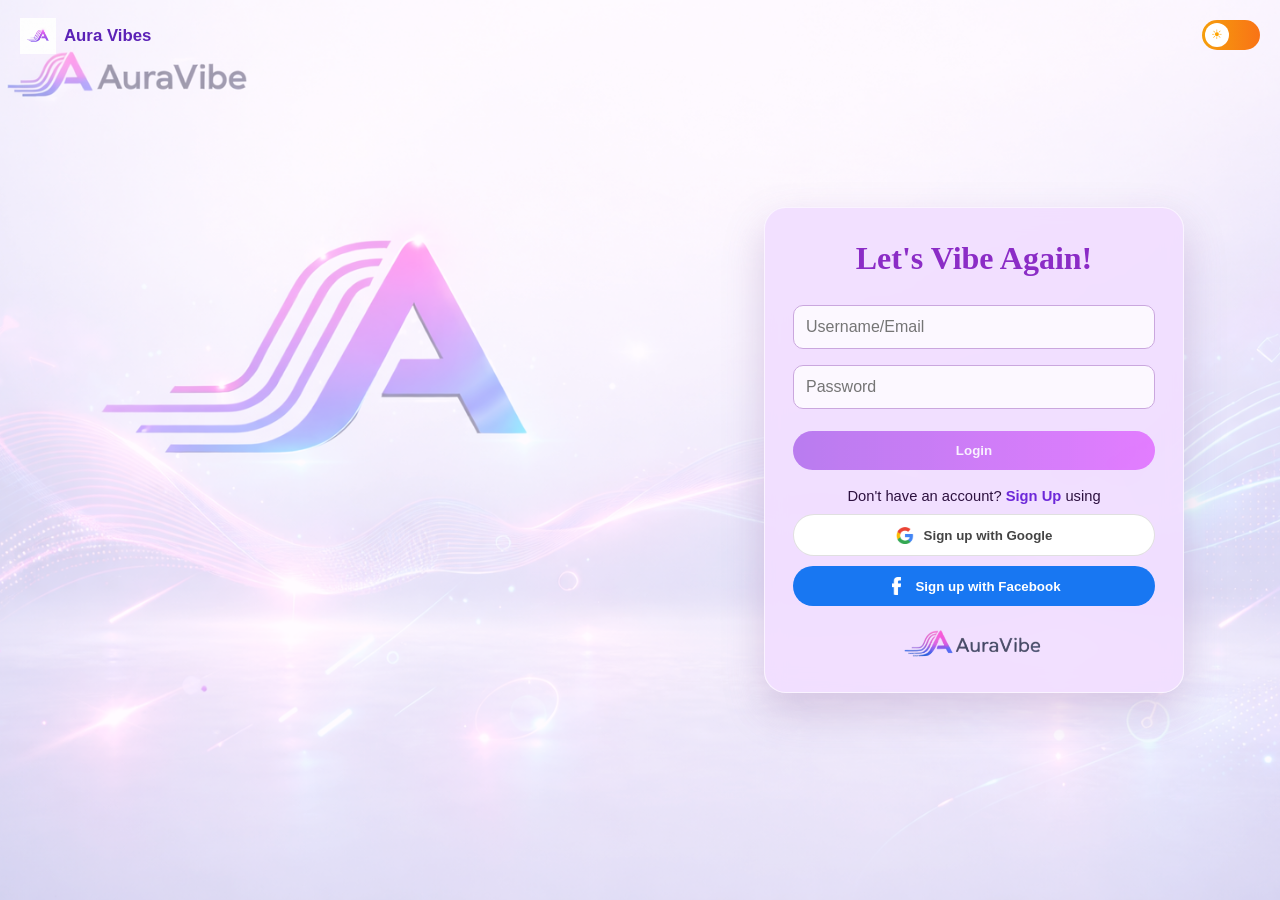
<file: index.html>
<!DOCTYPE html>
<html lang="en">
<head>
    <meta charset="UTF-8">
    <meta name="viewport" content="width=device-width, initial-scale=1.0">
    <title>AuraVibe | Login</title>
    <link rel="stylesheet" href="login.css">
    <link rel="icon" href="Images/Logo.png">
</head>

<body>
    <div class="background" aria-hidden="true"></div>

    <a class="brand-mark" href="index.html" aria-label="Aura Vibes home">
        <img src="Images/Logo.png" alt="">
        <span>Aura Vibes</span>
    </a>

    <button class="toggle" id="themeToggle" type="button" aria-label="Toggle theme">
        <span class="circle">
            <span id="toggleIcon" class="sun">☀</span>
        </span>
    </button>

    <main class="login-card">
        <h1 class="gradient-text">Let&apos;s Vibe Again!</h1>
        <form id="loginForm" action="home.html" method="get">
            <label class="sr-only" for="username">Username or Email</label>
            <input id="username" type="text" placeholder="Username/Email" autocomplete="username" required>

            <label class="sr-only" for="password">Password</label>
            <input id="password" type="password" placeholder="Password" autocomplete="current-password" required>

            <button id="loginButton" class="login" type="submit" disabled>Login</button>
        </form>

        <p class="signup">Don&apos;t have an account? <a href="#">Sign Up</a> using</p>

        <div class="social-login">
            <button class="google-btn" type="button">
                <img src="Images/Google Icon.png" class="icon1" alt="">
                Sign up with Google
            </button>
            <button class="facebook-btn" type="button">
                <img src="Images/Facebook Logo.png" class="icon2" alt="">
                Sign up with Facebook
            </button>
        </div>

        <img src="Images/AV-removebg-preview.png" class="bottom-logo" alt="AuraVibe logo">
    </main>

    <script src="login.js"></script>
</body>
</html>
</file>
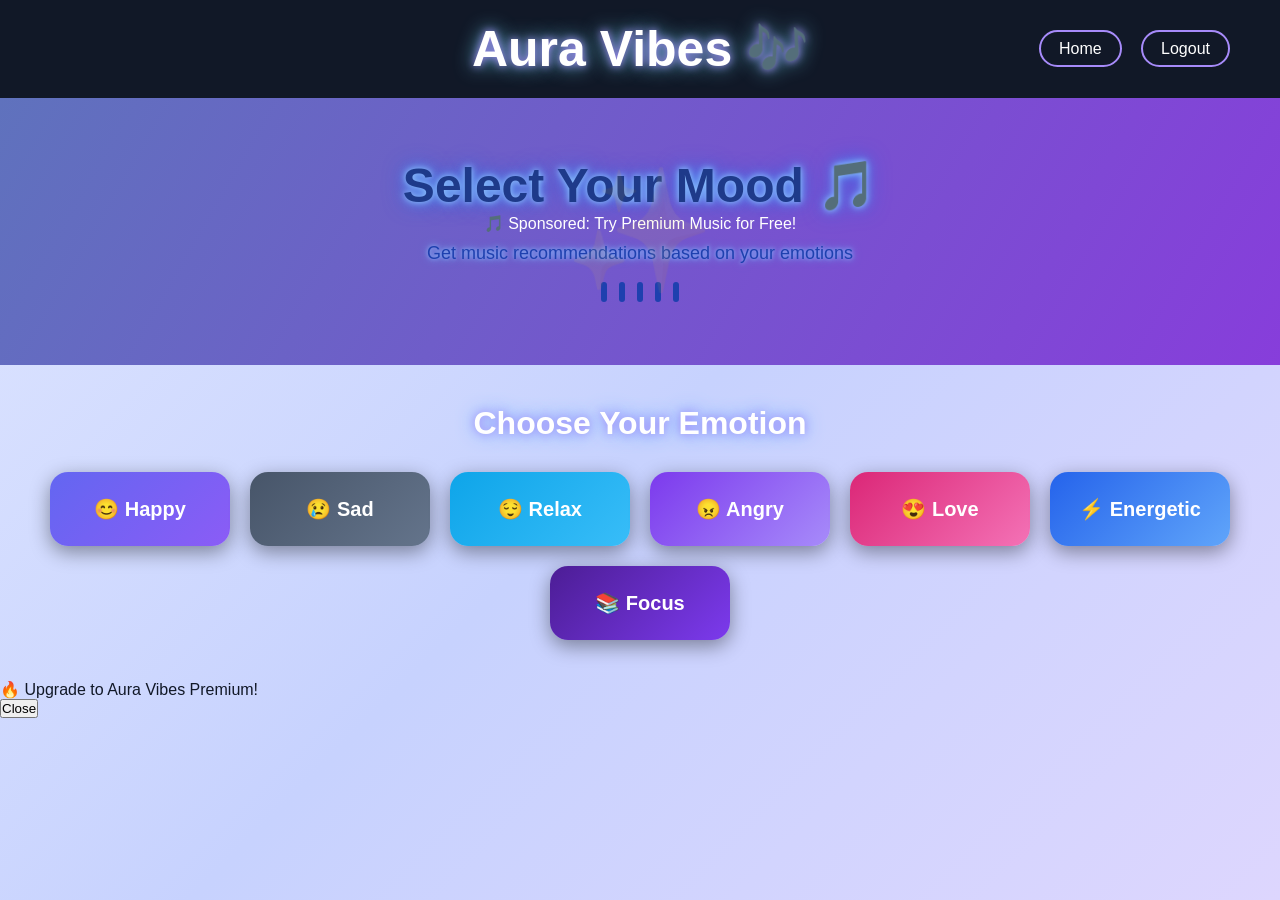
<file: home.html>
<!DOCTYPE html>
<html lang="en">
<head>
<meta charset="UTF-8">
<meta name="viewport" content="width=device-width, initial-scale=1.0">
<title>Aura Vibes</title>

<link rel="stylesheet" href="style.css">

</head>

<body>


<!-- NAVBAR -->

<div class="navbar">

<div class="nav-left"></div>

<h2 class="logo">Aura Vibes 🎶</h2>

<div class="nav-right">
<a href="home.html">Home</a>
<a href="index.html">Logout</a>
</div>

</div>
  
  



<!-- HERO SECTION -->

<div class="hero-layout">





<!-- CENTER CONTENT -->

<div class="hero-center">

<h1>Select Your Mood 🎵</h1>
  <div class="ad-banner">
    <p>🎵 Sponsored: Try Premium Music for Free!</p>
</div>

<p class="subtitle">
Get music recommendations based on your emotions
</p>


<div class="equalizer">
<span></span>
<span></span>
<span></span>
<span></span>
<span></span>
</div>

</div>





</div>




<!-- EMOTION SECTION -->

<div class="container">

<h2>Choose Your Emotion</h2>
 

<div class="cards">
<div class="card happy" onclick="openPlayer('happy')">😊 Happy</div>

<div class="card sad" onclick="openPlayer('sad')">😢 Sad</div>

<div class="card relax" onclick="openPlayer('relax')">😌 Relax</div>

<div class="card angry" onclick="openPlayer('angry')">😠 Angry</div>

<div class="card love" onclick="openPlayer('love')">😍 Love</div>

<div class="card energetic" onclick="openPlayer('energetic')">⚡ Energetic</div>

<div class="card focus" onclick="openPlayer('focus')">📚 Focus</div>
</div>

</div>
<div id="musicModal" class="music-modal">

<div class="modal-box">

<span class="close-btn" onclick="closePlayer()">✖</span>

<h3>Select Platform</h3>

<button onclick="playSpotify()">Spotify 🎧</button>
<button onclick="playYouTube()">YouTube ▶️</button>

<div id="playerFrame"></div>

</div>

</div>
  <div id="popupAd" class="popup">
    <p>🔥 Upgrade to Aura Vibes Premium!</p>
    <button onclick="closeAd()">Close</button>
</div>


<script src="script.js"></script>

</body>
</html>
</file>
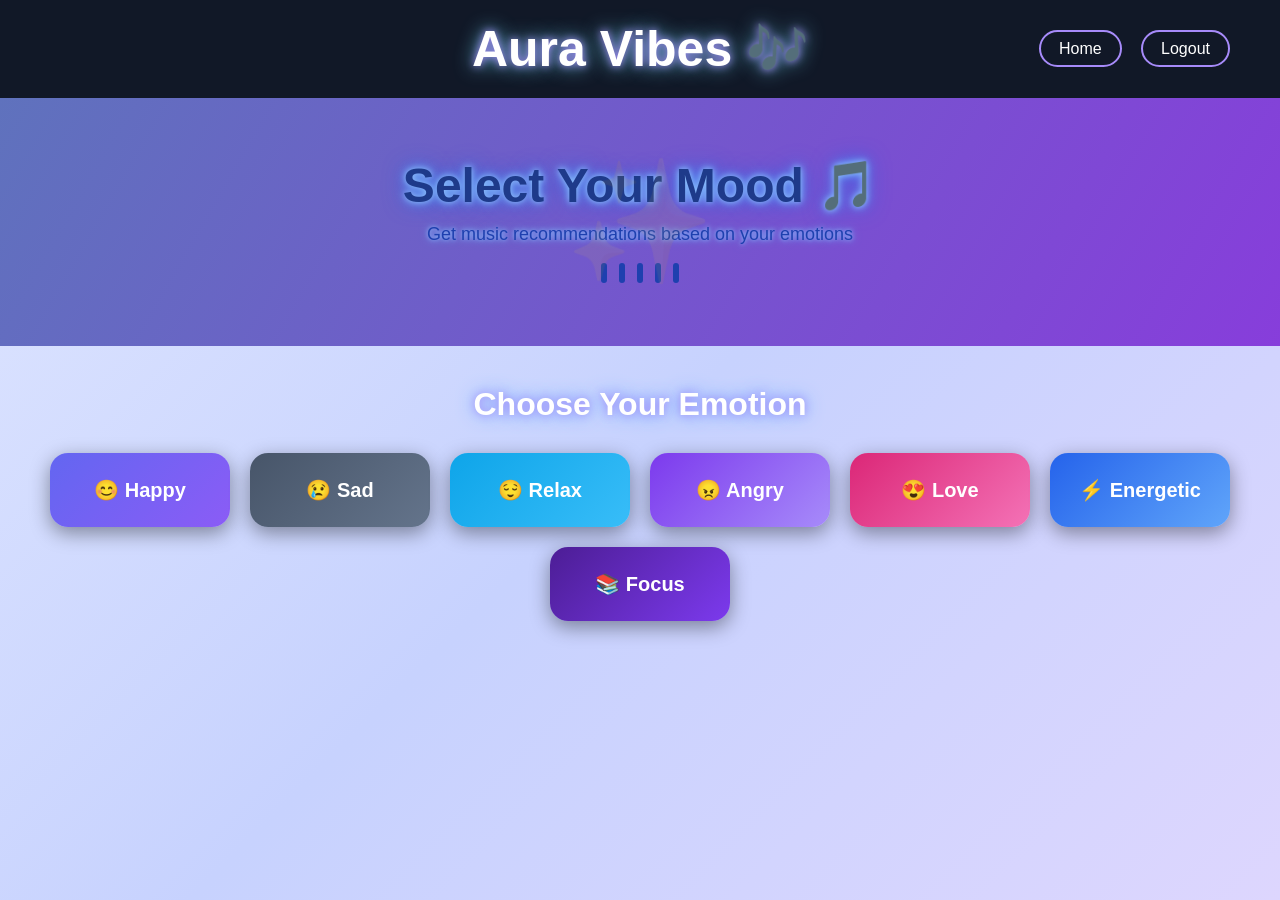
<file: index-home.html>
<!DOCTYPE html>
<html lang="en">
<head>
<meta charset="UTF-8">
<meta name="viewport" content="width=device-width, initial-scale=1.0">
<title>Aura Vibes</title>

<link rel="stylesheet" href="style.css">

</head>

<body>


<!-- NAVBAR -->

<div class="navbar">

<div class="nav-left"></div>

<h2 class="logo">Aura Vibes 🎶</h2>

<div class="nav-right">
<a href="home.html">Home</a>
<a href="login.html">Logout</a>
</div>

</div>



<!-- HERO SECTION -->

<div class="hero-layout">





<!-- CENTER CONTENT -->

<div class="hero-center">

<h1>Select Your Mood 🎵</h1>

<p class="subtitle">
Get music recommendations based on your emotions
</p>


<div class="equalizer">
<span></span>
<span></span>
<span></span>
<span></span>
<span></span>
</div>

</div>





</div>




<!-- EMOTION SECTION -->

<div class="container">

<h2>Choose Your Emotion</h2>


<div class="cards">
<div class="card happy" onclick="openPlayer('happy')">😊 Happy</div>

<div class="card sad" onclick="openPlayer('sad')">😢 Sad</div>

<div class="card relax" onclick="openPlayer('relax')">😌 Relax</div>

<div class="card angry" onclick="openPlayer('angry')">😠 Angry</div>

<div class="card love" onclick="openPlayer('love')">😍 Love</div>

<div class="card energetic" onclick="openPlayer('energetic')">⚡ Energetic</div>

<div class="card focus" onclick="openPlayer('focus')">📚 Focus</div>
</div>

</div>
<div id="musicModal" class="music-modal">

<div class="modal-box">

<span class="close-btn" onclick="closePlayer()">✖</span>

<h3>Select Platform</h3>

<button onclick="playSpotify()">Spotify 🎧</button>
<button onclick="playYouTube()">YouTube ▶️</button>

<div id="playerFrame"></div>

</div>

</div>


<script src="script.js"></script>

</body>
</html>
</file>
<file: login.css>
* {
  box-sizing: border-box;
  margin: 0;
  padding: 0;
}

body {
  min-height: 100vh;
  font-family: "Segoe UI", Tahoma, Geneva, Verdana, sans-serif;
  display: flex;
  justify-content: flex-end;
  align-items: center;
  padding: 24px clamp(24px, 8vw, 96px);
  color: #2d1140;
  position: relative;
  overflow: hidden;
}

.background {
  position: fixed;
  inset: 0;
  background: radial-gradient(circle at 10% 10%, #f8edff 0%, #ecd5ff 45%, #e4c4ff 100%);
  background-image: url("Images/BG Light.png");
  background-size: cover;
  background-position: center 56%;
  z-index: -2;
}

.background::after {
  content: "";
  position: absolute;
  inset: 0;
  background: rgba(255, 246, 255, 0.45);
}

.toggle {
  position: fixed;
  top: 20px;
  right: 20px;
  width: 58px;
  height: 30px;
  border: none;
  border-radius: 999px;
  background: linear-gradient(90deg, #f59e0b, #f97316);
  cursor: pointer;
  display: flex;
  align-items: center;
  padding: 3px;
  transition: background 0.2s ease;
  z-index: 10;
}

.toggle .circle {
  width: 24px;
  height: 24px;
  border-radius: 50%;
  background: #ffffff;
  display: grid;
  place-items: center;
  transition: transform 0.2s ease;
}

#toggleIcon {
  line-height: 1;
  color: orange;
}

.brand-mark {
  position: fixed;
  top: 18px;
  left: 20px;
  display: inline-flex;
  align-items: center;
  gap: 8px;
  text-decoration: none;
  color: #5b21b6;
  font-weight: 800;
  font-size: 1.05rem;
  z-index: 10;
}

.brand-mark img {
  width: 36px;
  height: 36px;
  object-fit: contain;
}

.login-card {
  width: min(420px, 100%);
  background: rgba(241, 222, 255, 0.93);
  border: 1px solid rgba(255, 255, 255, 0.6);
  backdrop-filter: blur(10px);
  border-radius: 22px;
  box-shadow: 0 18px 40px rgba(125, 81, 153, 0.25);
  padding: 32px 28px;
}

.gradient-text {
  text-align: center;
  font-size: 2rem;
  margin-bottom: 20px;
  color: #8b2cc6;
  font-family: Georgia, "Times New Roman", serif;
}

input {
  width: 100%;
  border: 1px solid #caa7de;
  border-radius: 10px;
  padding: 12px;
  margin: 8px 0;
  font-size: 1rem;
  background: rgba(255, 255, 255, 0.75);
}

input:focus {
  outline: 2px solid #a855f7;
  outline-offset: 1px;
}

#loginForm {
  display: grid;
}

.login {
  width: 100%;
  margin-top: 14px;
  display: inline-block;
  text-align: center;
  padding: 12px 16px;
  border-radius: 999px;
  background: linear-gradient(90deg, #8b2be2, #d62cff);
  color: #ffffff;
  font-weight: 700;
  border: none;
  cursor: pointer;
  transition: transform 0.2s ease, opacity 0.2s ease;
}

.login:disabled {
  opacity: 0.55;
  cursor: not-allowed;
}

.login:not(:disabled):hover {
  transform: translateY(-1px);
}

.signup {
  font-size: 0.92rem;
  text-align: center;
  margin: 18px 0 10px;
}

.signup a {
  color: #6d28d9;
  text-decoration: none;
  font-weight: 700;
}

.social-login {
  display: grid;
  gap: 10px;
}

.google-btn,
.facebook-btn {
  width: 100%;
  padding: 11px 14px;
  border-radius: 999px;
  border: 1px solid rgba(0, 0, 0, 0.12);
  display: flex;
  align-items: center;
  justify-content: center;
  gap: 10px;
  font-weight: 600;
  cursor: pointer;
}

.google-btn {
  background: #ffffff;
  color: #444444;
}

.facebook-btn {
  background: #1877f2;
  border: none;
  color: #ffffff;
}

.icon1,
.icon2 {
  width: 18px;
  height: 18px;
  object-fit: contain;
}

.bottom-logo {
  display: block;
  width: 140px;
  margin: 20px auto 0;
}

.sr-only {
  position: absolute;
  width: 1px;
  height: 1px;
  padding: 0;
  margin: -1px;
  overflow: hidden;
  clip: rect(0, 0, 0, 0);
  white-space: nowrap;
  border: 0;
}

body.dark {
  color: #eef2ff;
}

body.dark .background {
  background-image: url("Images/BG Dark.png");
  background-position: center 56%;
}

body.dark .background::after {
  background: rgba(20, 13, 34, 0.55);
}

body.dark .toggle {
  background: linear-gradient(90deg, #2563eb, #4f46e5);
}

body.dark .toggle .circle {
  transform: translateX(28px);
}

body.dark .login-card {
  background: rgba(45, 33, 66, 0.9);
  border-color: rgba(137, 113, 171, 0.5);
  box-shadow: 0 18px 40px rgba(0, 0, 0, 0.35);
}

body.dark .gradient-text {
  color: #e9d5ff;
}

body.dark input {
  background: rgba(255, 255, 255, 0.1);
  border-color: rgba(255, 255, 255, 0.25);
  color: #ffffff;
}

body.dark .signup a {
  color: #c4b5fd;
}

body.dark .brand-mark {
  color: #ddd6fe;
}

@media (max-width: 480px) {
  body {
    justify-content: center;
    padding: 16px;
  }

  .login-card {
    padding: 24px 18px;
  }

  .gradient-text {
    font-size: 1.7rem;
  }

  .brand-mark span {
    display: none;
  }
}
</file>
<file: style.css>
/* RESET */

*{
margin:0;
padding:0;
box-sizing:border-box;
font-family:Arial, sans-serif;
}

body{
background:linear-gradient(135deg,#e0e7ff,#c7d2fe,#ddd6fe);
color:#111827;
min-height:100vh;
}


/* NAVBAR */

.navbar{
background:#111827;
padding:40px 50px;
display:flex;
align-items:center;
justify-content:space-between;
position:relative;
}

/* CENTER LOGO */

.logo{
position:absolute;
left:50%;
transform:translateX(-50%);
color:white;
font-size:50px;
font-weight:bold;

text-shadow:
0 0 8px #a78bfa,
0 0 20px #6dd5ed;
}



/* NAV BUTTONS (OUTLINE STYLE) */

.navbar a{
color:white;
text-decoration:none;
margin-left:15px;
font-size:16px;
padding:8px 18px;
border:2px solid #a78bfa;
border-radius:25px;
transition:0.3s ease;
}

.navbar a:hover{
background:#a78bfa;
color:white;
box-shadow:0 0 10px #a78bfa, 0 0 25px #a78bfa;
}


/* HERO SECTION (AURA GRADIENT) */
@keyframes auraMove{
0%{background-position:0% 50%;}
50%{background-position:100% 50%;}
100%{background-position:0% 50%;}
}
/* MAIN SECTION */

.container{
padding:40px;
text-align:center;
}


/* EMOTION CARDS GRID */

.cards{
display:flex;
flex-wrap:wrap;
justify-content:center;
gap:20px;
margin-top:30px;
}
.card:hover{
transform:scale(1.12);
background:linear-gradient(135deg,#a5b4fc,#c4b5fd);

box-shadow:
0 8px 25px rgba(99,102,241,0.35);
}


/* CARD STYLE */

.card{
width:180px;
padding:25px;
border-radius:18px;

background:linear-gradient(135deg,#334155,#6366f1);
color:white;

font-size:20px;
font-weight:bold;

cursor:pointer;
transition:0.3s;

box-shadow:0 6px 20px rgba(0,0,0,0.4);
}

.card:hover{
transform:scale(1.12);

background:linear-gradient(135deg,#6366f1,#a78bfa);

box-shadow:
0 0 15px #6366f1,
0 0 35px #a78bfa;
}

/* DIFFERENT COLORS FOR EACH EMOTION */
.happy {background:linear-gradient(135deg,#6366f1,#8b5cf6);}
.sad {background:linear-gradient(135deg,#475569,#64748b);}
.relax {background:linear-gradient(135deg,#0ea5e9,#38bdf8);}
.angry {background:linear-gradient(135deg,#7c3aed,#a78bfa);}
.love {background:linear-gradient(135deg,#db2777,#f472b6);}
.energetic {background:linear-gradient(135deg,#2563eb,#60a5fa);}
.focus {background:linear-gradient(135deg,#4c1d95,#7c3aed);}
.container h2{
font-size:32px;
color:white;

text-shadow:
0 0 8px #a78bfa,
0 0 18px #60a5fa;
}
.container{
background:transparent;
}
.equalizer span{
display:inline-block;
width:6px;
height:20px;
margin:3px;
background:#1e40af;
border-radius:3px;
animation:beat 1s infinite ease-in-out;
}

.equalizer span:nth-child(2){animation-delay:0.2s;}
.equalizer span:nth-child(3){animation-delay:0.4s;}
.equalizer span:nth-child(4){animation-delay:0.6s;}
.equalizer span:nth-child(5){animation-delay:0.8s;}

@keyframes beat{
0%,100%{height:20px;}
50%{height:45px;}
}



/* FLOATING EFFECT */

@keyframes floatPanel{
0%{transform:translateY(0);}
50%{transform:translateY(-8px);}
100%{transform:translateY(0);}
}
.hero-layout{
display:flex;
flex-direction:column;
align-items:center;
justify-content:center;
text-align:center;

padding:60px 20px;
width:100%;
background:linear-gradient(120deg,#5f72bd,#9b23ea,#00c6ff);
background-size:300% 300%;
animation:auraMove 10s ease infinite;
color:white;
position:relative;
overflow:hidden;
}
.hero-center h1{
font-size:48px;
font-weight:bold;
color:#1e3a8a;
text-align:center;
width:100%;

text-shadow:
0 0 6px #93c5fd,
0 0 12px #60a5fa,
0 0 22px #2563eb;

animation:titleGlow 2.5s ease-in-out infinite alternate;
}

@keyframes titleGlow{
from{
text-shadow:
0 0 6px #93c5fd,
0 0 12px #60a5fa;
}
to{
text-shadow:
0 0 12px #2563eb,
0 0 24px #1d4ed8;
}
}
.subtitle{
margin-top:10px;
font-size:18px;
color:#1e40af;

text-shadow:
0 0 4px #93c5fd,
0 0 10px #60a5fa;
}
.equalizer{
display:flex;
justify-content:center;
align-items:flex-end;
gap:6px;
margin-top:15px;
}
.music-modal{
display:none;
position:fixed;
top:0;
left:0;
width:100%;
height:100%;

background:rgba(0,0,0,0.45);
backdrop-filter:blur(6px);

justify-content:center;
align-items:center;

z-index:9999;
}
.container{
position:relative;
z-index:2;
}
.modal-box{
background:white;
padding:25px;
border-radius:18px;
text-align:center;
width:420px;

box-shadow:0 10px 40px rgba(0,0,0,0.3);
}

.modal-box button{
margin:10px;
padding:10px 22px;
border:none;
border-radius:10px;
background:#4f46e5;
color:white;
cursor:pointer;
}

.close-btn{
position:absolute;
top:12px;
right:18px;

font-size:20px;
font-weight:bold;
cursor:pointer;
color:#1e3a8a;

transition:0.2s;
}

.close-btn:hover{
color:#2563eb;
transform:scale(1.2);
}
.cards{
position:relative;
z-index:10;
}

.card{
position:relative;
z-index:11;
cursor:pointer;
}
.hero-layout{
position:relative;
z-index:1;
}

.hero-layout::after{
content:"✨";
position:absolute;
font-size:120px;
opacity:0.08;
animation:pulseSpark 4s infinite ease-in-out;
}

@keyframes pulseSpark{
0%{transform:scale(1);}
50%{transform:scale(1.4);}
100%{transform:scale(1);}
}
</file>
